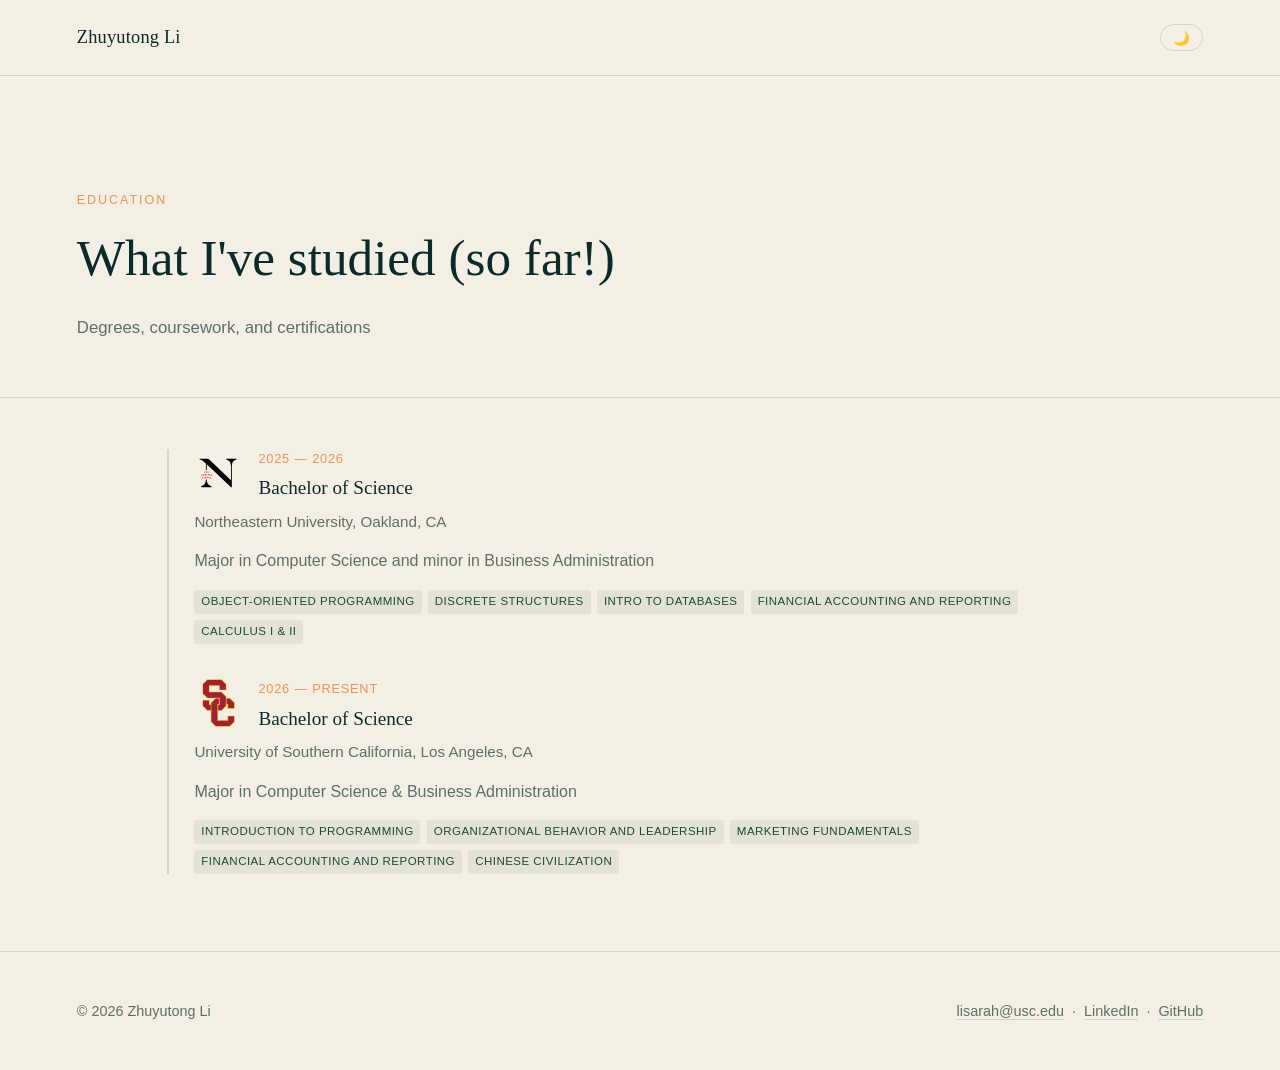
<file: education.html>
<!doctype html>
<html lang="en">
<head>
<meta charset="UTF-8" />
<meta name="viewport" content="width=device-width, initial-scale=1" />
<title>Education — Zhuyutong Li</title>
<link rel="stylesheet" href="styles.css" />
<script>
  if(localStorage.getItem('theme')==='dark') document.documentElement.setAttribute('data-theme','dark');
</script>
</head>
<body>
  
<div class="page-transition" id="pageTransition">
  <div class="logo-mark">ZL</div>
</div>

<nav class="site-nav">
  <a class="brand" href="index.html">Zhuyutong Li</a>
  <ul class="links">
  <li><button class="theme-toggle" id="themeToggle" aria-label="Toggle dark mode">🌙</button></li>
</ul>
</nav>

<header class="page-header">
  <div class="eyebrow">Education</div>
  <h1>What I've studied (so far!)</h1>
  <p>Degrees, coursework, and certifications</p>
</header>

<main>
  <div class="timeline">
    <div class="timeline-item">
      <img src="Northeastern_LVX.svg" alt="Northeastern logo" class="school-logo">
      <div class="when">2025 — 2026</div>
      <h3>Bachelor of Science</h3>
      <div class="where">Northeastern University, Oakland, CA</div>
      <p>Major in Computer Science and minor in Business Administration</p>
      <div class="tags">
        <span class="tag">Object-Oriented Programming</span>
        <span class="tag">Discrete Structures</span>
        <span class="tag">Intro to Databases</span>
        <span class="tag">Financial Accounting and Reporting</span>
        <span class="tag">Calculus I & II</span>
      </div>
    </div>
    <div class="timeline-item">
      <img src="USC_Trojans_logo.svg.webp" alt="USC logo" class="school-logo">
      <div class="when">2026 — Present</div>
      <h3>Bachelor of Science</h3>
      <div class="where">University of Southern California, Los Angeles, CA</div>
      <p>Major in Computer Science & Business Administration</p>
      <div class="tags">
        <span class="tag">Introduction to Programming</span>
        <span class="tag">Organizational Behavior and Leadership</span>
        <span class="tag">Marketing Fundamentals</span>
        <span class="tag">Financial Accounting and Reporting</span>
        <span class="tag">Chinese Civilization</span>
      </div>
    </div>
    <!--
    <div class="timeline-item">
      <div class="when">2021</div>
      <h3>Certification / Course</h3>
      <div class="where">Issuing Organization</div>
      <p>One line on what it was and what it qualified you to do.</p>
    </div>
    -->
  </div>
</main>

<footer>
  <span>&copy; 2026 Zhuyutong Li</span>
  <span><a href="mailto:you@example.com">lisarah@usc.edu</a> &nbsp;·&nbsp; <a href="www.linkedin.com/in/sarah-zhuyutong-li-a16516387" target="_blank">LinkedIn</a> &nbsp;·&nbsp; <a href="https://github.com/lzyttsll">GitHub</a></span>
</footer>

<script>
(function(){
  const overlay = document.getElementById('pageTransition');
  window.addEventListener('DOMContentLoaded', ()=>{
    setTimeout(()=> overlay.classList.add('hidden'), 150);
  });
  window.addEventListener('pageshow', (event)=>{
    if(event.persisted) overlay.classList.add('hidden');
  });
  document.querySelectorAll('a[href]').forEach(link=>{
    const href = link.getAttribute('href');
    if(!href || href.startsWith('http') || href.startsWith('mailto:') || href.startsWith('#')) return;
    link.addEventListener('click', (e)=>{
      e.preventDefault();
      overlay.classList.remove('hidden');
      setTimeout(()=>{ window.location.href = href; }, 220);
    });
  });
})();
</script>

<script>
(function(){
  const btn = document.getElementById('themeToggle');
  function updateIcon(){
    btn.textContent = document.documentElement.getAttribute('data-theme')==='dark' ? '☀️' : '🌙';
  }
  updateIcon();
  btn.addEventListener('click', ()=>{
    const isDark = document.documentElement.getAttribute('data-theme')==='dark';
    if(isDark){
      document.documentElement.removeAttribute('data-theme');
      localStorage.setItem('theme','light');
    } else {
      document.documentElement.setAttribute('data-theme','dark');
      localStorage.setItem('theme','dark');
    }
    updateIcon();
  });
})();
</script>
</body>
</html>
</file>
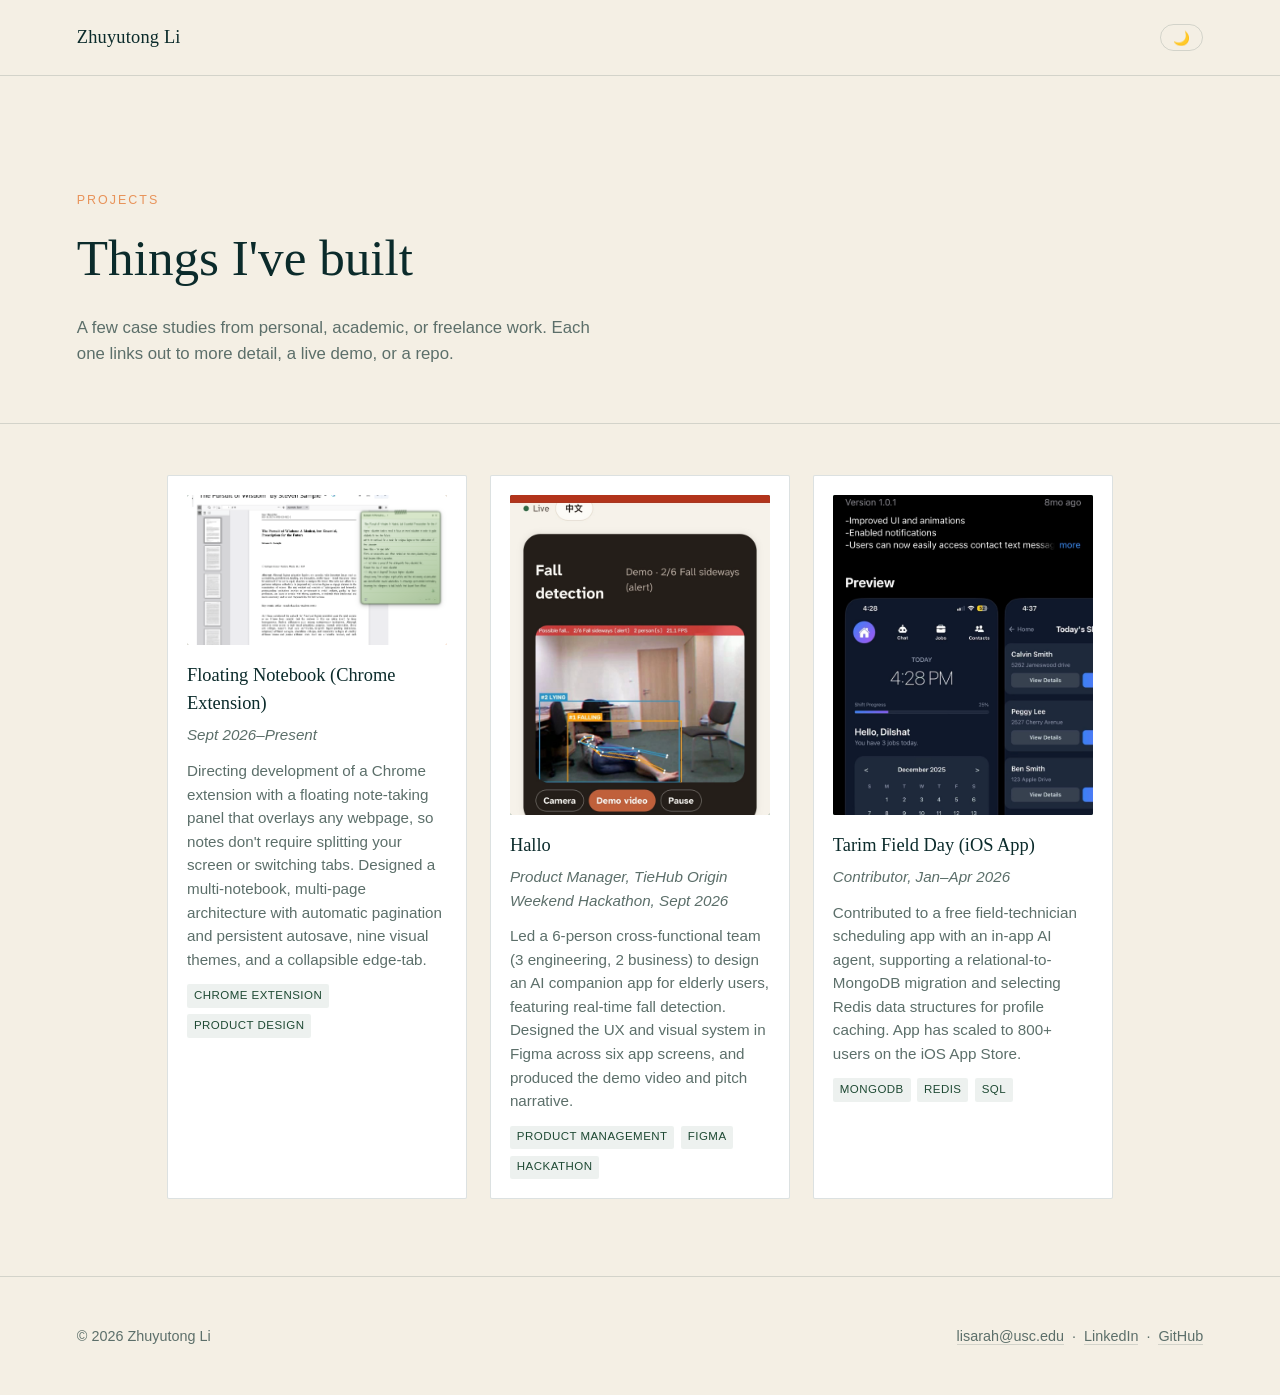
<file: projects.html>
<!doctype html>
<html lang="en">
<head>
<meta charset="UTF-8" />
<meta name="viewport" content="width=device-width, initial-scale=1" />
<title>Projects — Zhuyutong Li</title>
<link rel="stylesheet" href="styles.css" />
<script>
  if(localStorage.getItem('theme')==='dark') document.documentElement.setAttribute('data-theme','dark');
</script>
</head>
<body>

<div class="page-transition" id="pageTransition">
  <div class="logo-mark">ZL</div>
</div>

<nav class="site-nav">
  <a class="brand" href="index.html">Zhuyutong Li</a>
  <ul class="links">
  <li><button class="theme-toggle" id="themeToggle" aria-label="Toggle dark mode">🌙</button></li>
</ul>
</nav>

<header class="page-header">
  <div class="eyebrow">Projects</div>
  <h1>Things I've built</h1>
  <p>A few case studies from personal, academic, or freelance work. Each one links out to more detail, a live demo, or a repo.</p>
</header>

<main>
  <div class="grid">
  <div class="card project-card">
    <!-- Swap this div for <img src="project1-screenshot.jpg" alt="..."> once you have a real screenshot -->
    <div class="card-banner"><img src="notebook.png" alt="Floating Notebook screenshot" class="card-banner-img"></div>
    <h3>Floating Notebook (Chrome Extension)</h3>
    <p class="project-date">Sept 2026–Present</p>
    <p>Directing development of a Chrome extension with a floating note-taking panel that overlays any webpage, so notes don't require splitting your screen or switching tabs. Designed a multi-notebook, multi-page architecture with automatic pagination and persistent autosave, nine visual themes, and a collapsible edge-tab.</p>
    <div class="tags"><span class="tag">Chrome Extension</span><span class="tag">Product Design</span></div>
  </div>
  <div class="card project-card">
    <div class="card-banner banner-mobile"><img src="Hallo-demo.png" alt="Hallo app screenshot" class="card-banner-img"></div>
    <h3>Hallo</h3>
    <p class="project-date">Product Manager, TieHub Origin Weekend Hackathon, Sept 2026</p>
    <p>Led a 6-person cross-functional team (3 engineering, 2 business) to design an AI companion app for elderly users, featuring real-time fall detection. Designed the UX and visual system in Figma across six app screens, and produced the demo video and pitch narrative.</p>
    <div class="tags"><span class="tag">Product Management</span><span class="tag">Figma</span><span class="tag">Hackathon</span></div>
  </div>
  <div class="card project-card">
    <div class="card-banner banner-mobile"><img src="IMG_5148.jpg" alt="Tarim Field Day app screenshot" class="card-banner-img"></div>
    <h3>Tarim Field Day (iOS App)</h3>
    <p class="project-date">Contributor, Jan–Apr 2026</p>
    <p>Contributed to a free field-technician scheduling app with an in-app AI agent, supporting a relational-to-MongoDB migration and selecting Redis data structures for profile caching. App has scaled to 800+ users on the iOS App Store.</p>
    <div class="tags"><span class="tag">MongoDB</span><span class="tag">Redis</span><span class="tag">SQL</span></div>
  </div>
</div>
</main>
</main>

<footer>
  <span>&copy; 2026 Zhuyutong Li</span>
  <span><a href="mailto:lisarah@usc.edu">lisarah@usc.edu</a> &nbsp;·&nbsp; <a href="https://www.linkedin.com/in/sarah-zhuyutong-li-a16516387" target="_blank">LinkedIn</a> &nbsp;·&nbsp; <a href="https://github.com/lzyttsll" target="_blank">GitHub</a></span>
</footer>

<script>
(function(){
  const overlay = document.getElementById('pageTransition');
  window.addEventListener('DOMContentLoaded', ()=>{
    setTimeout(()=> overlay.classList.add('hidden'), 150);
  });
  window.addEventListener('pageshow', (event)=>{
    if(event.persisted) overlay.classList.add('hidden');
  });
  document.querySelectorAll('a[href]').forEach(link=>{
    const href = link.getAttribute('href');
    if(!href || href.startsWith('http') || href.startsWith('mailto:') || href.startsWith('#')) return;
    link.addEventListener('click', (e)=>{
      e.preventDefault();
      overlay.classList.remove('hidden');
      setTimeout(()=>{ window.location.href = href; }, 220);
    });
  });
})();
</script>

<script>
(function(){
  const btn = document.getElementById('themeToggle');
  function updateIcon(){
    btn.textContent = document.documentElement.getAttribute('data-theme')==='dark' ? '☀️' : '🌙';
  }
  updateIcon();
  btn.addEventListener('click', ()=>{
    const isDark = document.documentElement.getAttribute('data-theme')==='dark';
    if(isDark){
      document.documentElement.removeAttribute('data-theme');
      localStorage.setItem('theme','light');
    } else {
      document.documentElement.setAttribute('data-theme','dark');
      localStorage.setItem('theme','dark');
    }
    updateIcon();
  });
})();
</script>
</body>
</html>
</file>
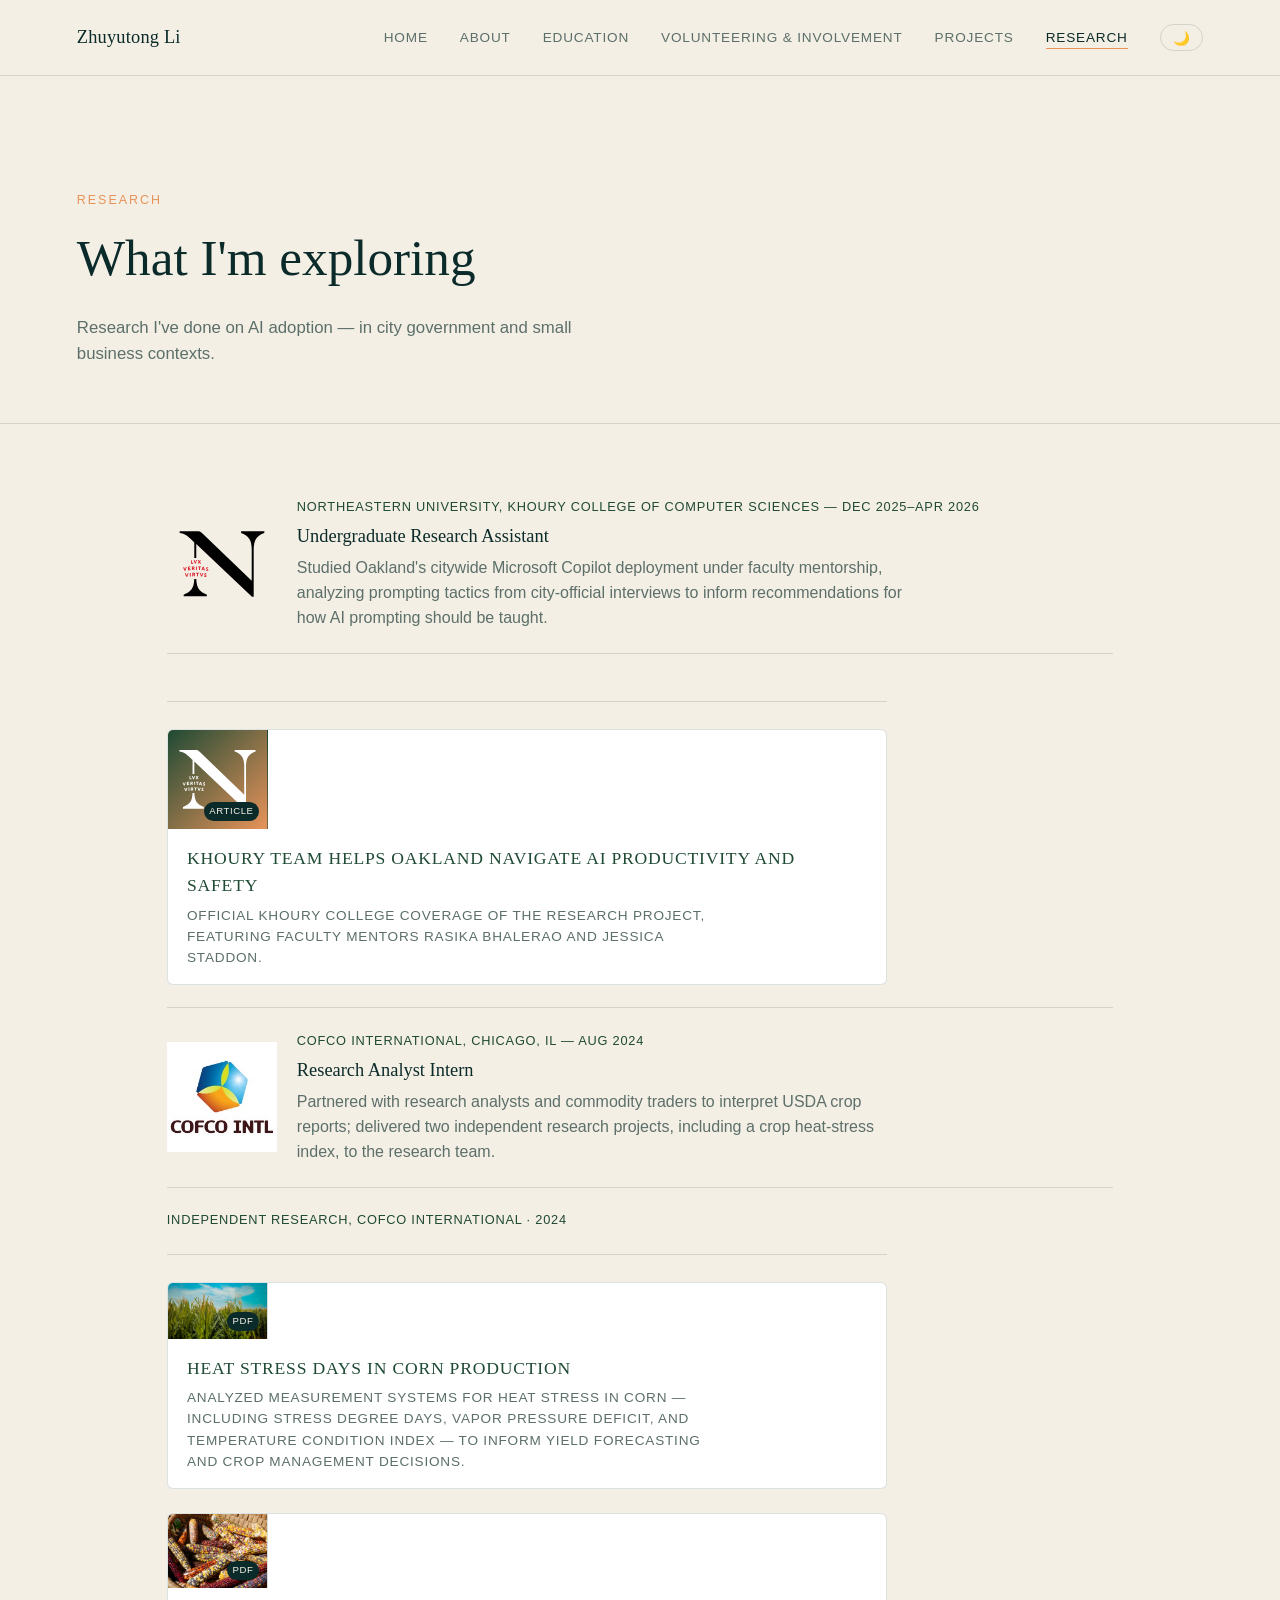
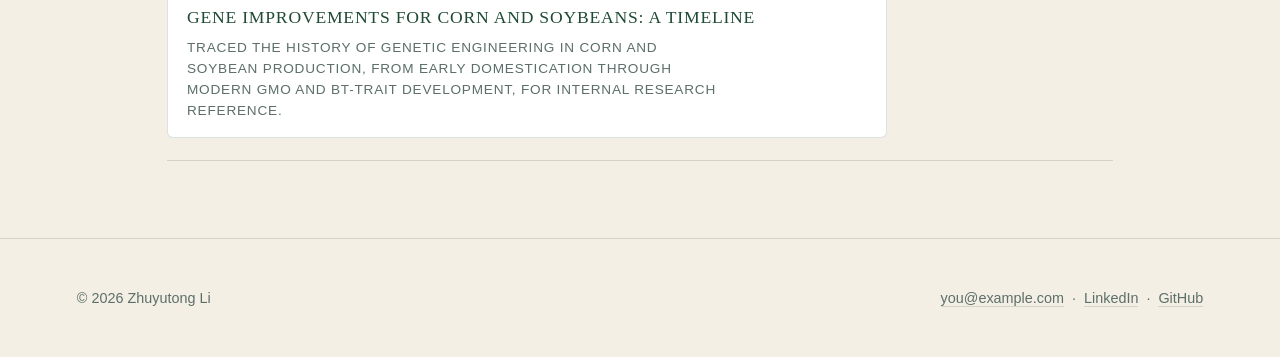
<file: research.html>
<!doctype html>
<html lang="en">
<head>
<meta charset="UTF-8" />
<meta name="viewport" content="width=device-width, initial-scale=1" />
<title>Research — Zhuyutong Li</title>
<link rel="stylesheet" href="styles.css" />
<script>
  if(localStorage.getItem('theme')==='dark') document.documentElement.setAttribute('data-theme','dark');
</script>
</head>
<body>

<div class="page-transition" id="pageTransition">
  <div class="logo-mark">ZL</div>
</div>

<nav class="site-nav">
  <a class="brand" href="index.html">Zhuyutong Li</a>
  <ul class="links">
    <li><a href="index.html">Home</a></li>
    <li><a href="about.html">About</a></li>
    <li><a href="education.html">Education</a></li>
    <li><a href="volunteering-involvement.html">Volunteering & Involvement</a></li>
    <li><a href="projects.html">Projects</a></li>
    <li><a href="research.html" class="active">Research</a></li>
    <li><button class="theme-toggle" id="themeToggle" aria-label="Toggle dark mode">🌙</button></li>
  </ul>
</nav>

<header class="page-header">
  <div class="eyebrow">Research</div>
  <h1>What I'm exploring</h1>
  <p>Research I've done on AI adoption — in city government and small business contexts.</p>
</header>

<main>
<div class="pub logo-center">
  <img src="Northeastern_LVX.svg" alt="Northeastern logo" class="school-logo logo-usg">
  <div class="entry-body">
    <div class="venue">Northeastern University, Khoury College of Computer Sciences — Dec 2025–Apr 2026</div>
    <h3>Undergraduate Research Assistant</h3>
    <p>Studied Oakland's citywide Microsoft Copilot deployment under faculty mentorship, analyzing prompting tactics from city-official interviews to inform recommendations for how AI prompting should be taught.</p>
  </div>
</div>
<div class="pub">
  <div class="paper-grid">
    <a class="paper-card" href="https://www.khoury.northeastern.edu/khoury-team-helps-oakland-government-employees-navigate-ai-productivity-and-safety/" target="_blank">
      <div class="paper-thumb paper-thumb-logo">
        <img src="Northeastern_LVX.svg" alt="Northeastern Khoury College">
        <span class="paper-badge">Article</span>
      </div>
      <div class="paper-body">
        <h3>Khoury Team Helps Oakland Navigate AI Productivity and Safety</h3>
        <p>Official Khoury College coverage of the research project, featuring faculty mentors Rasika Bhalerao and Jessica Staddon.</p>
      </div>
    </a>
  </div>
</div>
  <div class="pub logo-center">
    <img src="COFCO-logo.png" alt="COFCO International logo" class="school-logo logo-usg">
    <div class="entry-body">
      <div class="venue">COFCO International, Chicago, IL — Aug 2024</div>
      <h3>Research Analyst Intern</h3>
      <p>Partnered with research analysts and commodity traders to interpret USDA crop reports; delivered two independent research projects, including a crop heat-stress index, to the research team.</p>
    </div>
  </div>
  <div class="pub">
    <div class="venue">Independent Research, COFCO International &middot; 2024</div>
    <div class="paper-grid">
      <a class="paper-card" href="heat-stress-corn.pdf" target="_blank">
        <div class="paper-thumb">
          <img src="heat-stress-visual.jpg" alt="Heat Stress Days in Corn Production">
          <span class="paper-badge">PDF</span>
        </div>
        <div class="paper-body">
          <h3>Heat Stress Days in Corn Production</h3>
          <p>Analyzed measurement systems for heat stress in corn — including Stress Degree Days, Vapor Pressure Deficit, and Temperature Condition Index — to inform yield forecasting and crop management decisions.</p>
        </div>
      </a>
      <a class="paper-card" href="gene-improvements-timeline.pdf" target="_blank">
        <div class="paper-thumb">
          <img src="gene-timeline-visual.jpg" alt="Gene Improvements for Corn and Soybeans Timeline">
          <span class="paper-badge">PDF</span>
        </div>
        <div class="paper-body">
          <h3>Gene Improvements for Corn and Soybeans: A Timeline</h3>
          <p>Traced the history of genetic engineering in corn and soybean production, from early domestication through modern GMO and Bt-trait development, for internal research reference.</p>
        </div>
      </a>
    </div>
  </div>
</main>

<footer>
  <span>&copy; 2026 Zhuyutong Li</span>
  <span><a href="lisarah@usc.edu">you@example.com</a> &nbsp;·&nbsp; <a href="www.linkedin.com/in/sarah-li-a16516387">LinkedIn</a> &nbsp;·&nbsp; <a href="https://github.com/lzyttsll">GitHub</a></span>
</footer>

<script>
(function(){
  const overlay = document.getElementById('pageTransition');
  window.addEventListener('DOMContentLoaded', ()=>{
    setTimeout(()=> overlay.classList.add('hidden'), 150);
  });
  window.addEventListener('pageshow', (event)=>{
    if(event.persisted) overlay.classList.add('hidden');
  });
  document.querySelectorAll('a[href]').forEach(link=>{
    const href = link.getAttribute('href');
    if(!href || href.startsWith('http') || href.startsWith('mailto:') || href.startsWith('#')) return;
    link.addEventListener('click', (e)=>{
      e.preventDefault();
      overlay.classList.remove('hidden');
      setTimeout(()=>{ window.location.href = href; }, 220);
    });
  });
})();
</script>

<script>
(function(){
  const btn = document.getElementById('themeToggle');
  function updateIcon(){
    btn.textContent = document.documentElement.getAttribute('data-theme')==='dark' ? '☀️' : '🌙';
  }
  updateIcon();
  btn.addEventListener('click', ()=>{
    const isDark = document.documentElement.getAttribute('data-theme')==='dark';
    if(isDark){
      document.documentElement.removeAttribute('data-theme');
      localStorage.setItem('theme','light');
    } else {
      document.documentElement.setAttribute('data-theme','dark');
      localStorage.setItem('theme','dark');
    }
    updateIcon();
  });
})();
</script>
</body>
</html>
</file>
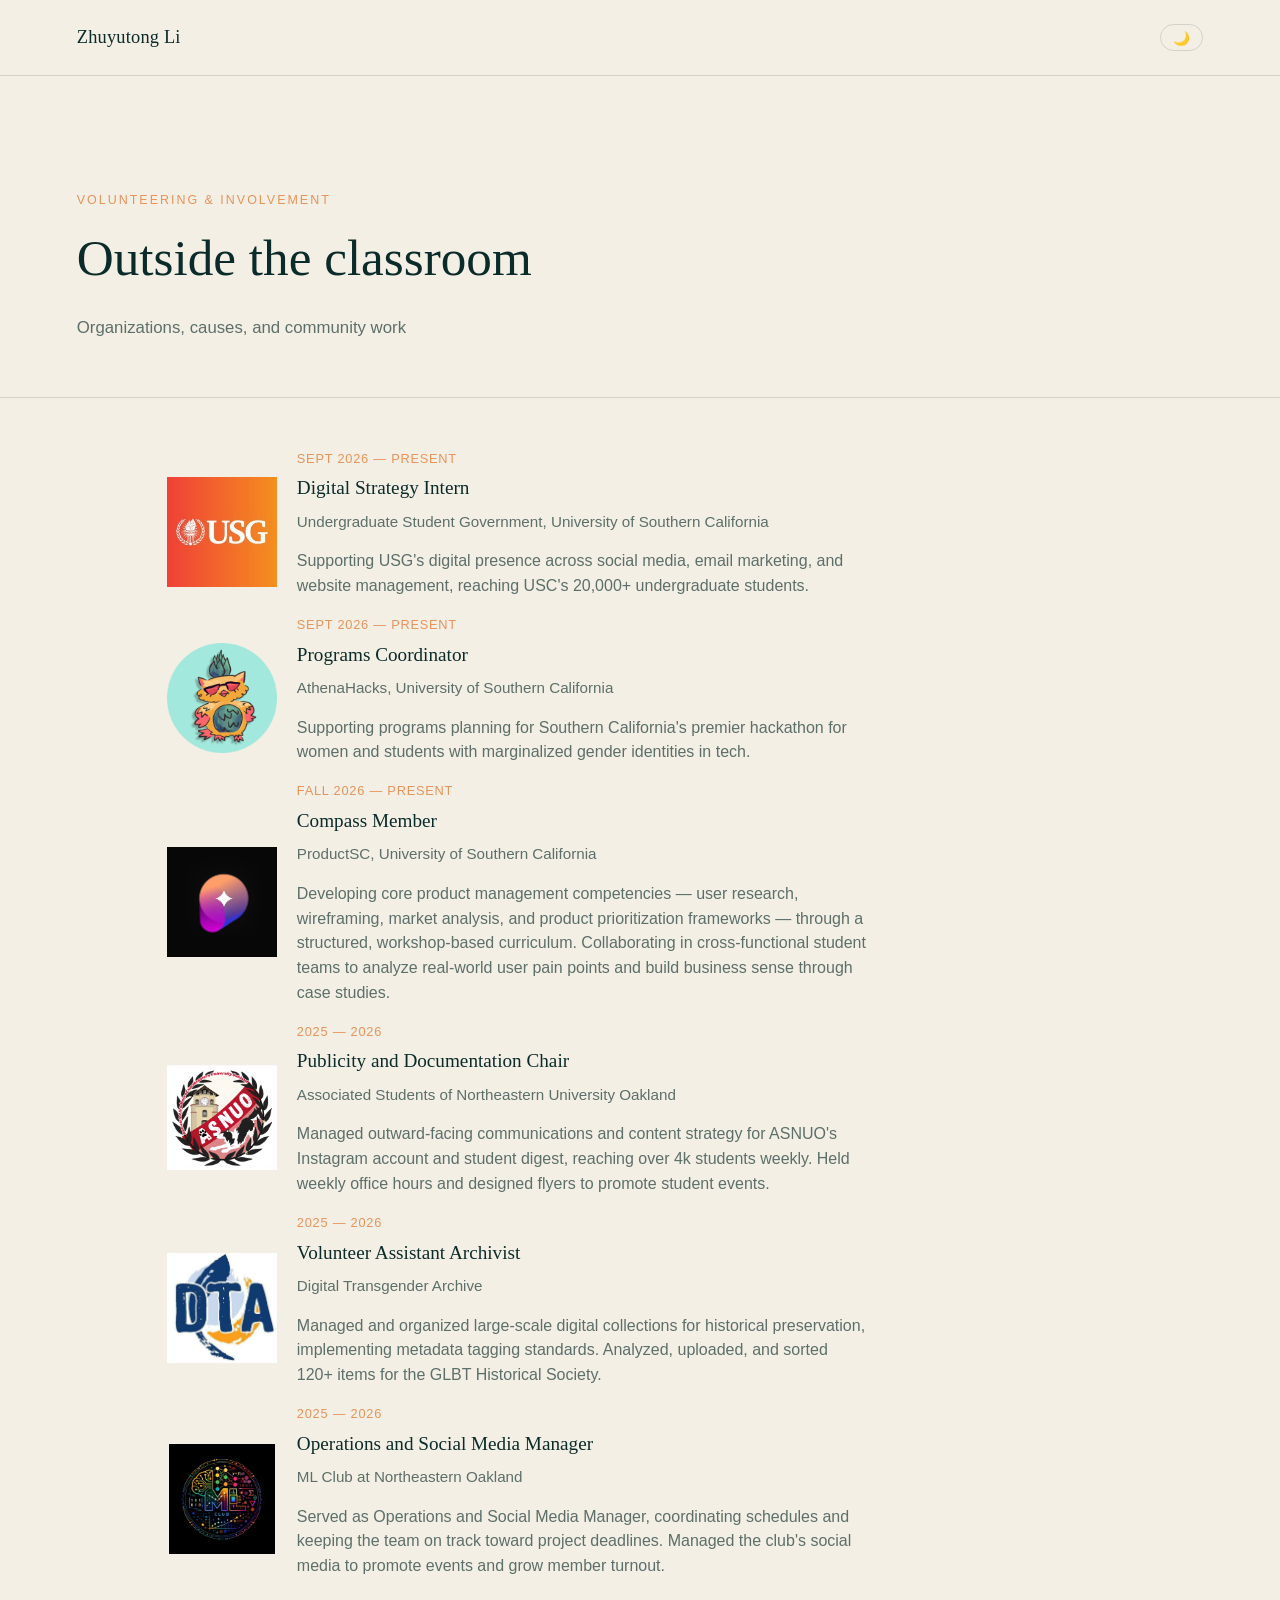
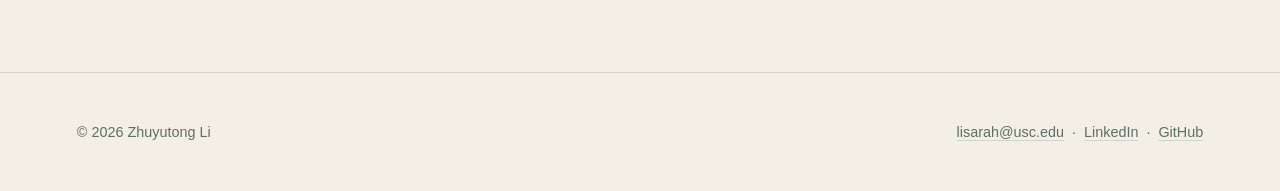
<file: volunteering-involvement.html>
<!doctype html>
<html lang="en">
<head>
<meta charset="UTF-8" />
<meta name="viewport" content="width=device-width, initial-scale=1" />
<title>Volunteering & Involvement — Zhuyutong Li</title>
<link rel="stylesheet" href="styles.css" />
<script>
  if(localStorage.getItem('theme')==='dark') document.documentElement.setAttribute('data-theme','dark');
</script>
</head>
<body>

<div class="page-transition" id="pageTransition">
  <div class="logo-mark">ZL</div>
</div>
  
<nav class="site-nav">
  <a class="brand" href="index.html">Zhuyutong Li</a>
  <ul class="links">
  <li><button class="theme-toggle" id="themeToggle" aria-label="Toggle dark mode">🌙</button></li>
</ul>
</nav>

<header class="page-header">
  <div class="eyebrow">Volunteering & Involvement</div>
  <h1>Outside the classroom</h1>
  <p>Organizations, causes, and community work</p>
</header>

<main>
  <div class="timeline-item logo-center">
  <img src="usg-logo-bright.png" alt="USC USG logo" class="school-logo logo-usg">
  <div class="entry-body">
    <div class="when">Sept 2026 — Present</div>
    <h3>Digital Strategy Intern</h3>
    <div class="where">Undergraduate Student Government, University of Southern California</div>
    <p>Supporting USG's digital presence across social media, email marketing, and website management, reaching USC's 20,000+ undergraduate students.</p>
  </div>
</div>
<div class="timeline-item logo-center">
  <img src="Athena-Hacks.png" alt="AthenaHacks logo" class="school-logo logo-usg">
  <div class="entry-body">
    <div class="when">Sept 2026 — Present</div>
    <h3>Programs Coordinator</h3>
    <div class="where">AthenaHacks, University of Southern California</div>
    <p>Supporting programs planning for Southern California's premier hackathon for women and students with marginalized gender identities in tech.</p>
  </div>
</div>
    <div class="timeline-item logo-center">
  <img src="ProductSC.png" alt="ProductSC logo" class="school-logo logo-usg">
  <div class="entry-body">
    <div class="when">Fall 2026 — Present</div>
    <h3>Compass Member</h3>
    <div class="where">ProductSC, University of Southern California</div>
    <p>Developing core product management competencies — user research, wireframing, market analysis, and product prioritization frameworks — through a structured, workshop-based curriculum. Collaborating in cross-functional student teams to analyze real-world user pain points and build business sense through case studies.</p>
  </div>
</div>
    <div class="timeline-item logo-center">
  <img src="ASNUO-logo.png" alt="ASNUO logo" class="school-logo logo-usg">
  <div class="entry-body">
    <div class="when">2025 — 2026</div>
    <h3>Publicity and Documentation Chair</h3>
    <div class="where">Associated Students of Northeastern University Oakland</div>
    <p>Managed outward-facing communications and content strategy for ASNUO's Instagram account and student digest, reaching over 4k students weekly. Held weekly office hours and designed flyers to promote student events.</p>
  </div>
</div>
    <div class="timeline-item logo-center">
  <img src="DTA-logo.png" alt="Digital Transgender Archive logo" class="school-logo logo-usg">
  <div class="entry-body">
    <div class="when">2025 — 2026</div>
    <h3>Volunteer Assistant Archivist</h3>
    <div class="where">Digital Transgender Archive</div>
    <p>Managed and organized large-scale digital collections for historical preservation, implementing metadata tagging standards. Analyzed, uploaded, and sorted 120+ items for the GLBT Historical Society.</p>
  </div>
</div>
    <div class="timeline-item logo-center">
  <img src="ML-logo.png" alt="ML Club at Northeastern Oakland logo" class="school-logo logo-usg">
  <div class="entry-body">
    <div class="when">2025 — 2026</div>
    <h3>Operations and Social Media Manager</h3>
    <div class="where">ML Club at Northeastern Oakland</div>
    <p>Served as Operations and Social Media Manager, coordinating schedules and keeping the team on track toward project deadlines. Managed the club's social media to promote events and grow member turnout.</p>
  </div>
</div>
</main>

<footer>
  <span>&copy; 2026 Zhuyutong Li</span>
  <span><a href="mailto:lisarah@usc.edu">lisarah@usc.edu</a> &nbsp;·&nbsp; <a href="https://www.linkedin.com/in/sarah-zhuyutong-li-a16516387" target="_blank">LinkedIn</a> &nbsp;·&nbsp; <a href="https://github.com/lzyttsll" target="_blank">GitHub</a></span>
</footer>

<script>
(function(){
  const overlay = document.getElementById('pageTransition');
  window.addEventListener('DOMContentLoaded', ()=>{
    setTimeout(()=> overlay.classList.add('hidden'), 150);
  });
  window.addEventListener('pageshow', (event)=>{
    if(event.persisted) overlay.classList.add('hidden');
  });
  document.querySelectorAll('a[href]').forEach(link=>{
    const href = link.getAttribute('href');
    if(!href || href.startsWith('http') || href.startsWith('mailto:') || href.startsWith('#')) return;
    link.addEventListener('click', (e)=>{
      e.preventDefault();
      overlay.classList.remove('hidden');
      setTimeout(()=>{ window.location.href = href; }, 220);
    });
  });
})();
</script>

<script>
(function(){
  const btn = document.getElementById('themeToggle');
  function updateIcon(){
    btn.textContent = document.documentElement.getAttribute('data-theme')==='dark' ? '☀️' : '🌙';
  }
  updateIcon();
  btn.addEventListener('click', ()=>{
    const isDark = document.documentElement.getAttribute('data-theme')==='dark';
    if(isDark){
      document.documentElement.removeAttribute('data-theme');
      localStorage.setItem('theme','light');
    } else {
      document.documentElement.setAttribute('data-theme','dark');
      localStorage.setItem('theme','dark');
    }
    updateIcon();
  });
})();
</script>
</body>
</html>
</file>
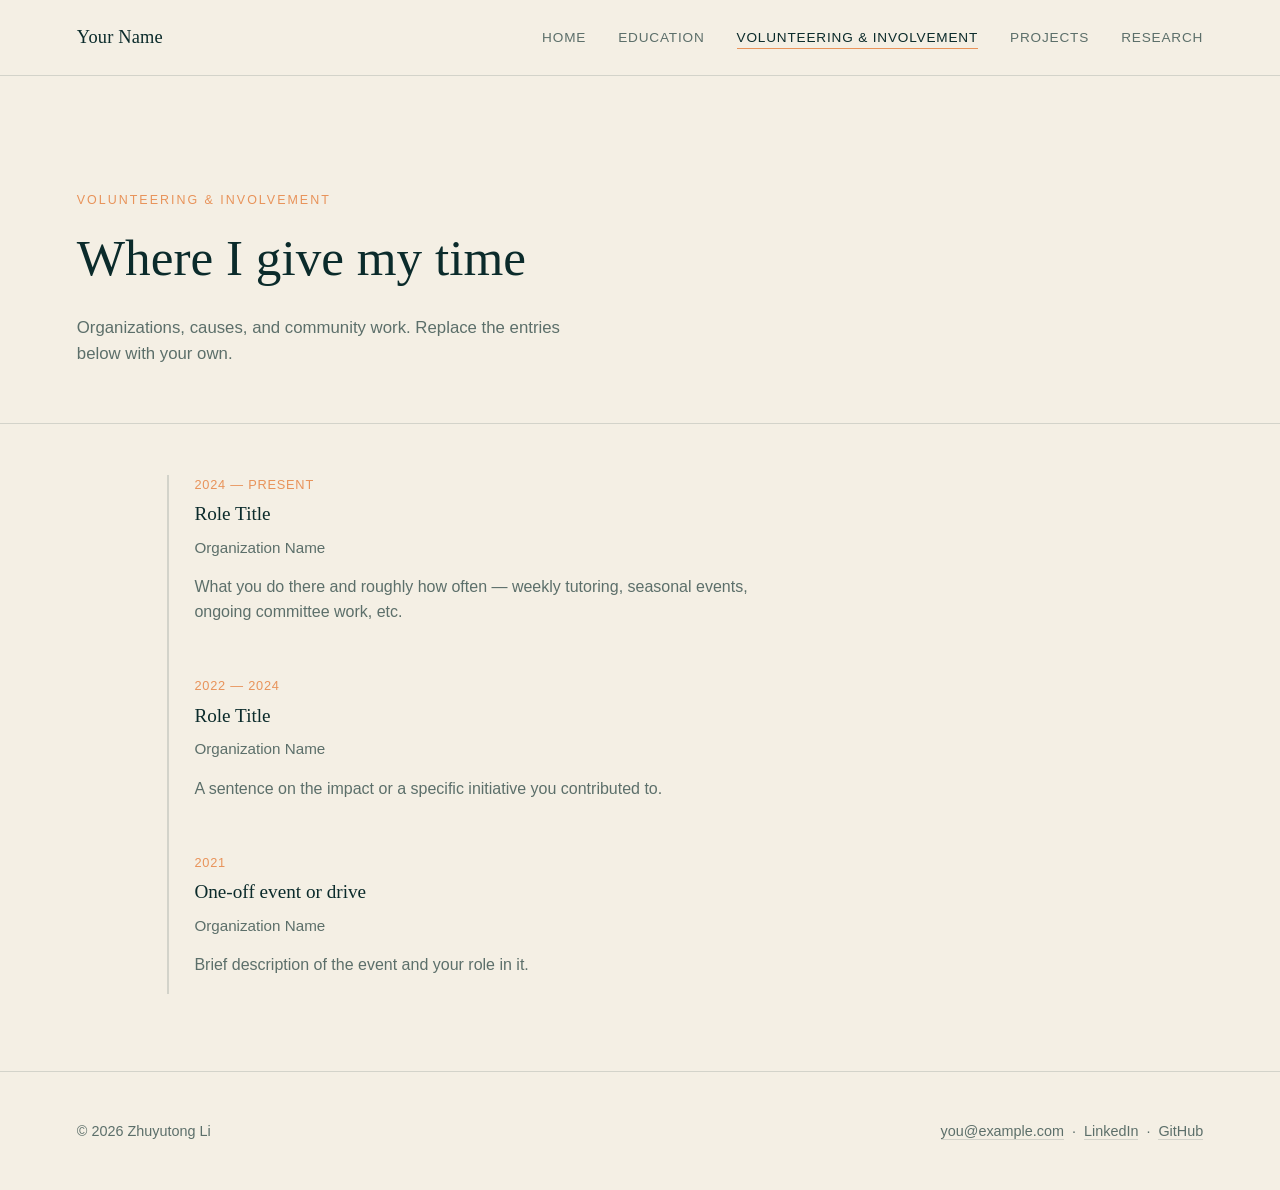
<file: volunteering.html>
<!doctype html>
<html lang="en">
<head>
<meta charset="UTF-8" />
<meta name="viewport" content="width=device-width, initial-scale=1" />
<title>Volunteering & Involvement — Your Name</title>
<link rel="stylesheet" href="styles.css" />
</head>
<body>

<nav class="site-nav">
  <a class="brand" href="index.html">Your Name</a>
  <ul class="links">
    <li><a href="index.html">Home</a></li>
    <li><a href="education.html">Education</a></li>
    <li><a href="volunteering-involvement.html" class="active">Volunteering & Involvement</a></li>
    <li><a href="projects.html">Projects</a></li>
    <li><a href="research.html">Research</a></li>
  </ul>
</nav>

<header class="page-header">
  <div class="eyebrow">Volunteering & Involvement</div>
  <h1>Where I give my time</h1>
  <p>Organizations, causes, and community work. Replace the entries below with your own.</p>
</header>

<main>
  <div class="timeline">
    <div class="timeline-item">
      <div class="when">2024 — Present</div>
      <h3>Role Title</h3>
      <div class="where">Organization Name</div>
      <p>What you do there and roughly how often — weekly tutoring, seasonal events, ongoing committee work, etc.</p>
    </div>
    <div class="timeline-item">
      <div class="when">2022 — 2024</div>
      <h3>Role Title</h3>
      <div class="where">Organization Name</div>
      <p>A sentence on the impact or a specific initiative you contributed to.</p>
    </div>
    <div class="timeline-item">
      <div class="when">2021</div>
      <h3>One-off event or drive</h3>
      <div class="where">Organization Name</div>
      <p>Brief description of the event and your role in it.</p>
    </div>
  </div>
</main>

<footer>
  <span>&copy; 2026 Zhuyutong Li</span>
  <span><a href="lisarah@usc.edu">you@example.com</a> &nbsp;·&nbsp; <a href="www.linkedin.com/in/sarah-zhuyutong-li-a16516387" target="_blank">LinkedIn</a> &nbsp;·&nbsp; <a href="https://github.com/lzyttsll">GitHub</a></span>
</footer>

</body>
</html>
</file>
<file: styles.css>
:root{
  --ink:#0b2b2b;
  --paper:#f4efe4;
  --accent:#e8935a;
  --pine:#1f4a34;
  --line:rgba(11,43,43,0.14);
  --muted:#5c6f6a;
  --hero-text:#f4efe4;
}
*{box-sizing:border-box;}
html,body{margin:0;padding:0;}
body{
  background:var(--paper);
  color:var(--ink);
  font-family:'Helvetica Neue',Arial,sans-serif;
  line-height:1.55;
}
h1,h2,h3{font-family:Georgia,'Iowan Old Style',serif;font-weight:400;margin:0 0 .35em;}
a{color:inherit;}
img{max-width:100%;display:block;}

/* ---- Nav ---- */
body{ padding-top:76px; }
body.home{ padding-top:0; }

.site-nav{
  position:fixed; top:0; left:0; right:0; z-index:20;
  height:76px; box-sizing:border-box;
  display:flex; align-items:center; justify-content:space-between;
  padding:0 6vw;
  background:var(--paper);
  border-bottom:1px solid var(--line);
  transition:background-color .25s ease, border-color .25s ease;
}
.site-nav .brand{
  font-family:Georgia,serif; font-size:1.15rem; text-decoration:none; letter-spacing:.01em;
}
.site-nav .links{display:flex; align-items:center; gap:2rem; list-style:none; margin:0; padding:0;}
.site-nav .links a{
  text-decoration:none; font-size:.85rem; letter-spacing:.06em; text-transform:uppercase;
  color:var(--muted); padding-bottom:.2rem; border-bottom:1px solid transparent;
  transition:color .2s ease, border-color .2s ease;
}
.site-nav .links a:hover,
.site-nav .links a.active{ color:var(--ink); border-color:var(--accent); }

/* Homepage nav starts transparent, overlapping the dark pond */
.site-nav.on-dark{ background:transparent; border-bottom:1px solid rgba(244,239,228,0.18); }
.site-nav.on-dark .brand{ color:var(--hero-text); }
.site-nav.on-dark .links a{ color:rgba(244,239,228,0.75); }
.site-nav.on-dark .links a:hover,
.site-nav.on-dark .links a.active{ color:var(--paper); border-color:var(--accent); }

/* ...then becomes solid once you scroll past the hero */
.site-nav.on-dark.scrolled{ background:var(--paper); border-bottom:1px solid var(--line); }
.site-nav.on-dark.scrolled .brand{ color:var(--ink); }
.site-nav.on-dark.scrolled .links a{ color:var(--muted); }
.site-nav.on-dark.scrolled .links a:hover,
.site-nav.on-dark.scrolled .links a.active{ color:var(--ink); border-color:var(--accent); }

/* ---- Page header (non-home pages) ---- */
.page-header{
  padding:9vw 6vw 3vw;
  border-bottom:1px solid var(--line);
}
.page-header .eyebrow{
  font-size:.78rem; letter-spacing:.16em; text-transform:uppercase; color:var(--accent); margin-bottom:.6em;
}
.page-header h1{ font-size:clamp(2rem,4.5vw,3.2rem); }
.page-header p{ max-width:56ch; color:var(--muted); font-size:1.05rem; }

/* ---- Content sections ---- */
main{ padding:4vw 6vw 6vw; max-width:1100px; margin:0 auto; }
.section-title{ font-size:1.1rem; text-transform:uppercase; letter-spacing:.1em; color:var(--muted); margin:2.4rem 0 1.2rem; }

/* Cards grid (projects, explore) */
.grid{ display:grid; grid-template-columns:repeat(auto-fill,minmax(260px,1fr)); gap:1.4rem; }
.card{
  border:1px solid var(--line); border-radius:2px; padding:1.6rem;
  background:#fff; transition:transform .18s ease, box-shadow .18s ease;
}
.card:hover{ transform:translateY(-3px); box-shadow:0 10px 24px rgba(11,43,43,0.08); }
.card h3{ font-size:1.15rem; margin-bottom:.4em; }
.card p{ color:var(--muted); font-size:.95rem; margin:0 0 .8em; }
.card a.card-link{
  font-size:.82rem; text-transform:uppercase; letter-spacing:.06em; color:var(--pine);
  text-decoration:none; border-bottom:1px solid var(--pine);
}
.tags{ display:flex; flex-wrap:wrap; gap:.4rem; margin-top:.8rem; }
.tag{
  font-size:.72rem; letter-spacing:.04em; text-transform:uppercase; color:var(--pine);
  background:rgba(31,74,52,0.08); padding:.25em .6em; border-radius:2px;
}

/* Timeline (education / volunteering) */
.timeline{ border-left:2px solid var(--line); padding-left:1.6rem; display:flex; flex-direction:column; gap:2.2rem; }
.timeline-item .when{ font-size:.8rem; letter-spacing:.06em; text-transform:uppercase; color:var(--accent); }
.timeline-item h3{ margin-top:.25em; font-size:1.2rem; }
.timeline-item .where{ color:var(--muted); font-size:.95rem; margin-bottom:.4em; }
.timeline-item p{ color:var(--muted); max-width:64ch; }

.school-logo{
  width:48px; height:48px; object-fit:contain;
  float:left; margin-right:1rem;
}
.school-logo.logo-usg{
  width:110px; height:110px;
}
.school-logo.logo-top{
  display:block;
  float:none;
  margin:0 0 .75rem 0;
}

.timeline-item.logo-center{
  display:flex;
  align-items:center;
  gap:1.25rem;
}
.timeline-item.logo-center .entry-body{
  flex:1;
}
.timeline-item.logo-center .school-logo{
  float:none;
  margin:0;
  flex-shrink:0;
}
/* Research list */
.pub-list{ display:flex; flex-direction:column; }
.pub{ padding:1.4rem 0; border-bottom:1px solid var(--line); }
.pub .venue{ font-size:.8rem; letter-spacing:.06em; text-transform:uppercase; color:var(--pine); }
.pub h3{ font-size:1.15rem; margin:.3em 0; }
.pub p{ color:var(--muted); margin:0; max-width:70ch; }

.pub.logo-center{
  display:flex;
  align-items:center;
  gap:1.25rem;
}
.pub.logo-center .entry-body{
  flex:1;
}
.pub.logo-center .school-logo{
  float:none;
  margin:0;
  flex-shrink:0;
}
.pub a{
  color:var(--pine); font-size:.82rem; text-transform:uppercase; letter-spacing:.06em;
  text-decoration:none; display:inline-block; margin-top:.5rem;
}

/* ---- Footer ---- */
footer{
  padding:3rem 6vw; border-top:1px solid var(--line); color:var(--muted); font-size:.9rem;
  display:flex; justify-content:space-between; flex-wrap:wrap; gap:1rem;
}
footer a{ text-decoration:none; border-bottom:1px solid var(--line); }

@media (max-width:640px){
  .site-nav{ padding:1rem 5vw; }
  .site-nav .links{ gap:1.1rem; }
  .page-header{ padding:22vw 5vw 3vw; }
}

/* ---- About page ---- */
.about-grid{
  display:grid; grid-template-columns:200px 1fr; gap:3rem; align-items:start;
  margin-top:1rem;
}
.avatar-placeholder{
  width:200px; height:200px; border-radius:50%;
  background:linear-gradient(135deg, var(--pine), var(--accent));
  display:flex; align-items:center; justify-content:center;
  color:#fff; font-family:Georgia,serif; font-size:3rem; letter-spacing:.02em;
  flex-shrink:0;
}
.about-grid img.avatar-photo{
  width:200px; height:200px; border-radius:50%; object-fit:cover;
}
.avatar-photo{
  width:200px; height:200px; border-radius:50%;
  object-fit:cover;
}
.about-bio p{ color:var(--muted); max-width:62ch; margin-bottom:1.2rem; }
.about-bio h2{ font-size:1.05rem; text-transform:uppercase; letter-spacing:.08em; color:var(--muted); margin:2rem 0 .8rem; }
.contact-band{
  margin-top:3rem; padding:2.4rem; background:var(--ink); color:var(--paper); border-radius:2px;
}
.contact-band h2{ color:var(--paper); font-size:1.6rem; margin-bottom:.5rem; }
.contact-band p{ color:rgba(244,239,228,0.75); max-width:56ch; margin-bottom:1.2rem; }
.contact-band .links-row{ display:flex; flex-wrap:wrap; gap:1.6rem; }
.contact-band a{
  color:var(--paper); text-decoration:none; font-size:.9rem; letter-spacing:.03em;
  border-bottom:1px solid rgba(244,239,228,0.4);
}
.contact-band a:hover{ border-color:var(--accent); }

@media (max-width:640px){
  .about-grid{ grid-template-columns:1fr; }
}

/* ---- Project case-study cards ---- */
.card-banner{
  height:150px; border-radius:2px; margin-bottom:1rem;
  background:linear-gradient(135deg, var(--pine), var(--accent));
  display:flex; align-items:center; justify-content:center;
  color:rgba(255,255,255,0.85); font-size:.75rem; letter-spacing:.08em; text-transform:uppercase;
}
.card-banner-img{
  width:100%; height:100%; object-fit:cover; border-radius:2px;
}
.project-date{
  font-size:.85rem; color:var(--muted); margin:0 0 .5rem; font-style:italic;
}
.card-banner img{ width:100%; height:100%; object-fit:cover; border-radius:2px; }
.card.project-card{ padding:1.2rem; }
.card.project-card h3{ margin-bottom:.3em; }
.card-banner.banner-mobile{
  height:320px;
  background:var(--pine);
}
.card-banner.banner-mobile .card-banner-img{
  object-fit:cover;
}
/* ---- Homepage about teaser ---- */
.home-about{
  display:flex; align-items:center; gap:2rem; padding:3rem 3vw; max-width:100%; margin:0;
  border-bottom:1px solid var(--line);
}
.home-about .avatar-placeholder-sm{
  width:96px; height:96px; border-radius:50%; flex-shrink:0;
  background:linear-gradient(135deg, var(--pine), var(--accent));
  display:flex; align-items:center; justify-content:center;
  color:#fff; font-family:Georgia,serif; font-size:1.6rem;
}
.home-about .avatar-flip{
  width:340px; height:340px; flex-shrink:0; perspective:1200px; cursor:grab; user-select:none;
}
.avatar-flip-inner{
  position:relative; width:100%; height:100%;
  transition:transform 0.6s cubic-bezier(0.16,1,0.3,1);
  transform-style:preserve-3d;
}
@keyframes flipHintWiggle{
  0%, 100% { transform: rotateY(0deg); }
  30% { transform: rotateY(18deg); }
  60% { transform: rotateY(-14deg); }
  80% { transform: rotateY(6deg); }
}
.avatar-flip-inner.hint-wiggle{
  animation: flipHintWiggle 1.4s ease-in-out;
}
.avatar-flip.flipped .avatar-flip-inner{ transform:rotateY(180deg); }
.avatar-flip-face{
  position:absolute; inset:0; border-radius:50%; backface-visibility:hidden;
  display:flex; align-items:center; justify-content:center;
}
.avatar-flip-front{ width:100%; height:100%; object-fit:cover; -webkit-user-drag:none; user-drag:none; }
.avatar-flip-back-img{
  transform:rotateY(180deg);
  width:100%; height:100%; object-fit:cover;
  background:var(--paper);
  -webkit-user-drag:none; user-drag:none;
}
.home-about p{ color:var(--muted); max-width:60ch; margin:0 0 .6rem; }
.home-about a.card-link{
  font-size:.82rem; text-transform:uppercase; letter-spacing:.06em; color:var(--pine);
  text-decoration:none; border-bottom:1px solid var(--pine);
}
@media (max-width:640px){
  .home-about{ flex-direction:column; align-items:flex-start; text-align:left; }
}
/* ---- Homepage intro flourish (scoped pink, separate from main accent) ---- */
:root{ --blossom: #d98fa6; }

.flourish{ margin-bottom:.6rem; display:inline-block; }
.flourish svg{ width:28px; height:28px; display:block; }

.home-eyebrow{
  font-size:1.3rem; letter-spacing:.08em; text-transform:uppercase;
  color:var(--blossom); margin-bottom:.8rem; display:block;
}

.home-about-text p{
  color:var(--ink); font-size:1.25rem; line-height:1.5; margin:0 0 1.2rem;
  font-family:Georgia,'Iowan Old Style',serif;
}

.highlight{
  background:rgba(217,143,166,0.25);
  padding:.05em .2em;
  border-radius:2px;
}
/* ---- Affiliation logo marquee ---- */
.marquee-wrap{
  border-top:1px solid var(--line); border-bottom:1px solid var(--line);
  overflow:hidden;
  padding:1.6rem 0;
}
.marquee-track{
  display:flex; width:max-content;
  animation: marqueeScroll 28s linear infinite;
}
.marquee-wrap:hover .marquee-track{ animation-play-state: paused; }
@keyframes marqueeScroll{
  from{ transform: translateX(0); }
  to{ transform: translateX(-50%); }
}
.marquee-item{
  display:flex; align-items:center; gap:.8rem;
  padding:0 3rem; flex-shrink:0;
}
.marquee-item img{ height:30px; width:auto; max-width:60px; object-fit:contain; }
.marquee-item .label strong{ display:block; font-size:.92rem; color:var(--ink); font-weight:600; }
.marquee-item .label span{ display:block; font-size:.8rem; color:var(--muted); }

/* ---- Spaced bio section with cascading intro ---- */
.bio-section{
  display:grid; grid-template-columns:1fr 1.6fr; gap:5rem;
  padding:7vw 6vw;
  max-width:1200px; margin:0 auto;
}
.bio-heading h2{ font-size:2.6rem; margin-bottom:1rem; }
.bio-heading .divider-flower svg{ width:26px; height:26px; display:block; }

.cascade{ margin-bottom:2.5rem; }
.cascade p{ font-family:Georgia,'Iowan Old Style',serif; margin:0 0 .3em; line-height:1.3; }
.cascade p:nth-child(1){ font-size:1.9rem; margin-left:0; color:var(--ink); }
.cascade p:nth-child(2){ font-size:1.5rem; margin-left:2.5rem; color:var(--blossom); }
.cascade p:nth-child(3){ font-size:1.9rem; margin-left:5rem; color:var(--ink); }

.bio-body p{ font-size:1.1rem; color:var(--ink); margin:0 0 1.4rem; max-width:62ch; }
.bio-body .highlight{
  background:rgba(217,143,166,0.25); padding:.05em .2em; border-radius:2px;
}

@media (max-width:780px){
  .bio-section{ grid-template-columns:1fr; gap:2rem; }
  .cascade p:nth-child(2){ margin-left:1.2rem; }
  .cascade p:nth-child(3){ margin-left:2.2rem; }
}
/* ---- Skills groups ---- */
.skills-group{ margin-bottom:1.6rem; }
.skills-group h3{
  font-size:.95rem; text-transform:uppercase; letter-spacing:.06em; color:var(--muted);
  margin-bottom:.6rem; font-family:'Helvetica Neue',Arial,sans-serif; font-weight:600;
}
/* ---- Page transition overlay ---- */
.page-transition{
  position:fixed; inset:0; z-index:9999;
  background:var(--blossom); color:var(--paper);
  display:flex; align-items:center; justify-content:center;
  transition:opacity .45s ease;
}
.page-transition.hidden{ opacity:0; pointer-events:none; }
.logo-mark{
  font-family:Georgia,'Iowan Old Style',serif;
  font-size:2.4rem;
  letter-spacing:.05em;
  color:var(--paper);
}
/* ---- Dark mode ---- */
body{ transition: background-color .3s ease, color .3s ease; }
.site-nav{ transition: background-color .3s ease; }
.card{ transition: background-color .3s ease; }

[data-theme="dark"]{
  --ink:#f2ede4;
  --paper:#121a18;
  --pine:#7fd9ab;
  --line:rgba(244,239,228,0.14);
  --muted:#9fb3ac;
}
[data-theme="dark"] .site-nav{ background:rgba(18,26,24,0.94); }
[data-theme="dark"] .site-nav.on-dark:not(.scrolled){ background:transparent; }
[data-theme="dark"] .card{ background:#1b2624; }

.theme-toggle{
  background:none; border:1px solid var(--line); border-radius:20px;
  padding:.35em .9em; font-size:.85rem; cursor:pointer;
  color:var(--muted); font-family:inherit;
  transition:color .2s ease, border-color .2s ease;
}
.theme-toggle:hover{ color:var(--ink); border-color:var(--accent); }
.site-nav.on-dark .theme-toggle{
  border-color:rgba(244,239,228,0.4); color:rgba(244,239,228,0.75);
}

/* ---- Motion system (one consistent curve + timing scale, used everywhere) ---- */
:root{
  --ease: cubic-bezier(0.16, 1, 0.3, 1);
  --dur-fast: 150ms;
  --dur-base: 200ms;
}

.site-nav .links a{
  transition: color var(--dur-fast) var(--ease), border-color var(--dur-fast) var(--ease);
}
.card{
  transition: transform var(--dur-base) var(--ease), box-shadow var(--dur-base) var(--ease);
}
.page-transition{
  transition: opacity var(--dur-base) var(--ease);
}
.theme-toggle{
  transition: color var(--dur-fast) var(--ease), border-color var(--dur-fast) var(--ease), transform var(--dur-fast) var(--ease);
}
.theme-toggle:hover{ transform: scale(1.06); }
.theme-toggle:active{ transform: scale(0.94); }

/* Respect people who've told their OS they don't want motion */
@media (prefers-reduced-motion: reduce){
  *, *::before, *::after{
    animation-duration: 0.001ms !important;
    animation-iteration-count: 1 !important;
    transition-duration: 0.001ms !important;
  }
}
/* ---- Research paper cards (horizontal) ---- */
.paper-grid{
  display:flex; flex-direction:column; gap:1rem;
  max-width:720px; margin-top:1.5rem; padding-top:1.2rem;
  border-top:1px solid var(--line);
}
.paper-card{
  display:flex; align-items:stretch;
  text-decoration:none; color:var(--ink);
  border:1px solid var(--line); border-radius:6px; overflow:hidden;
  background:#fff;
  transition: transform .22s cubic-bezier(0.16,1,0.3,1), box-shadow .22s ease;
}
.paper-card:hover{
  transform: translateX(4px);
  box-shadow: 0 10px 24px rgba(11,43,43,0.14);
}
.paper-thumb{
  width:100px; flex-shrink:0; overflow:hidden; position:relative;
  border-right:1px solid var(--line);
  background:#fafaf8;
}
.paper-card .paper-thumb img{
  width:100% !important; height:100% !important; object-fit:cover !important; object-position:top !important; display:block !important;
}
.paper-thumb.paper-thumb-logo{
  background:linear-gradient(135deg, var(--pine), var(--accent));
  display:flex; align-items:center; justify-content:center;
}
.paper-thumb.paper-thumb-logo img{
  width:50%; height:auto; object-fit:contain;
  filter:brightness(0) invert(1);
}
.paper-badge{
  position:absolute; bottom:.5rem; right:.5rem; z-index:2;
  background:var(--ink); color:var(--paper);
  font-size:.6rem; letter-spacing:.06em; text-transform:uppercase;
  padding:.2em .55em; border-radius:20px;
}
.paper-body{ padding:1rem 1.2rem; flex:1; display:flex; flex-direction:column; justify-content:center; }
.paper-body h3{ font-size:1.1rem; margin:0 0 .3em; }
.paper-body p{ color:var(--muted); font-size:.85rem; margin:0; }
/* ================= New homepage information sections ================= */
:root{ --blossom: #d98fa6; }

.section-title{ font-size:1.1rem; text-transform:uppercase; letter-spacing:.1em; color:var(--muted); margin:0 0 2rem; }
.note{ font-size:.75rem; color:var(--muted); opacity:.7; font-style:italic; margin-top:-1.4rem; margin-bottom:2rem; }

/* ---- marquee ---- */
.marquee-wrap{ border-top:1px solid var(--line); border-bottom:1px solid var(--line); overflow:hidden; padding:1.4rem 0; }
.marquee-track{ display:flex; width:max-content; animation: marqueeScroll 24s linear infinite; }
.marquee-wrap:hover .marquee-track{ animation-play-state: paused; }
@keyframes marqueeScroll{ from{ transform: translateX(0); } to{ transform: translateX(-50%); } }
.marquee-item{ display:flex; align-items:center; gap:.6rem; padding:0 2.4rem; flex-shrink:0; }
.marquee-item img{ height:30px; width:auto; max-width:60px; object-fit:contain; }
.marquee-item .label strong{ display:block; font-size:.85rem; color:var(--ink); }
.marquee-item .label span{ display:block; font-size:.75rem; color:var(--muted); }

/* ---- bio ---- */
.bio-section{ display:grid; grid-template-columns:1fr 1.6fr; gap:4rem; padding:6vw 6vw; max-width:1100px; margin:0 auto; }
.bio-heading h2{ font-size:2.2rem; margin-bottom:1rem; }
.divider-flower svg{ width:24px; height:24px; margin-bottom:1.6rem; }
.bio-photo{ width:100%; max-width:220px; aspect-ratio:3/4; border-radius:4px; object-fit:cover; }
.cascade p{ font-family:Georgia,'Iowan Old Style',serif; margin:0 0 .3em; line-height:1.3; }
.cascade p:nth-child(1){ font-size:1.6rem; margin-left:0; }
.cascade p:nth-child(2){ font-size:1.3rem; margin-left:2rem; color:var(--blossom); }
.cascade p:nth-child(3){ font-size:1.6rem; margin-left:4rem; }
.bio-body p{ font-size:1rem; color:var(--ink); margin:1.6rem 0 1rem; max-width:58ch; }
.highlight{ background:rgba(217,143,166,0.25); padding:.05em .2em; border-radius:2px; }

/* ---- what I offer ---- */
.offer-grid{ display:grid; grid-template-columns:repeat(3,1fr); gap:1.6rem; }
.offer-card{
  border:1px solid var(--line); border-radius:4px; overflow:hidden;
  transition: transform .25s cubic-bezier(0.16,1,0.3,1), box-shadow .25s ease;
  cursor:pointer;
}
.offer-card:hover, .offer-card:focus-within{ transform: scale(1.05); box-shadow: 0 14px 30px rgba(11,43,43,0.14); }
.offer-card .offer-visual{
  height:120px; background:linear-gradient(135deg, var(--pine), var(--accent));
  display:flex; align-items:center; justify-content:center; color:rgba(255,255,255,0.85); font-size:.8rem;
}
.offer-card .offer-text{ padding:1.2rem; }
.offer-card h3{ font-size:1.05rem; margin-bottom:.4em; }
.offer-card p{ color:var(--muted); font-size:.9rem; margin:0; }

/* ---- working experience dot timeline ---- */
.timeline.timeline-dots{ border-left:2px solid var(--line); padding-left:1.8rem; display:flex; flex-direction:column; gap:1.8rem; }
.timeline.timeline-dots .timeline-item{ position:relative; }
.timeline.timeline-dots .timeline-item::before{
  content:''; position:absolute; left:-2.5rem; top:.35em; width:10px; height:10px; border-radius:50%;
  background:var(--paper); border:2px solid var(--muted);
}
.timeline.timeline-dots .timeline-item.is-now::before{ background:var(--ink); border-color:var(--ink); }
.now-badge{ display:inline-block; background:var(--ink); color:var(--paper); font-size:.65rem; letter-spacing:.06em; text-transform:uppercase; padding:.2em .6em; border-radius:20px; margin-left:.5em; vertical-align:middle; }

/* ---- projects in layers ---- */
.layers-wrap{ display:grid; grid-template-columns:1fr 1fr; gap:3rem; align-items:start; }
.project-list{ list-style:none; margin:0; padding:0; }
.project-list li{ border-bottom:1px solid var(--line); }
.project-row{ display:flex; align-items:baseline; gap:1rem; padding:1rem 0; cursor:pointer; user-select:none; }
.project-row .num{ font-size:.85rem; color:var(--muted); width:1.6em; }
.project-row h3{ font-size:1.1rem; margin:0; transition:color .2s ease; }
.project-list li.active .project-row h3{ color:var(--blossom); }
.project-panel{ display:grid; grid-template-rows:0fr; transition:grid-template-rows .35s cubic-bezier(0.16,1,0.3,1); }
.project-list li.active .project-panel{ grid-template-rows:1fr; }
.project-panel-inner{ overflow:hidden; }
.project-panel-content{ padding:0 0 1.2rem 2.6rem; color:var(--muted); font-size:.92rem; }
.project-panel-content a{ color:var(--pine); font-size:.82rem; text-transform:uppercase; letter-spacing:.06em; display:inline-block; margin-top:.5rem; }

.card-stack{ position:relative; width:320px; aspect-ratio:63/88; margin:0 auto; }
.stack-card{ position:absolute; inset:0; border-radius:10px; box-shadow: 0 6px 16px rgba(11,43,43,0.18); transition: transform .4s cubic-bezier(0.16,1,0.3,1), opacity .4s ease, box-shadow .4s ease; }
#frontCard, #backCard1, #backCard2{
  border:7px solid var(--paper);
  border-radius:14px;
  outline:2px solid rgba(0,0,0,0.15);
  display:flex; flex-direction:column; overflow:hidden;
}
#frontCard::after{
  content:''; position:absolute; inset:0; pointer-events:none;
  background:linear-gradient(115deg, transparent 35%, rgba(255,255,255,0.18) 48%, transparent 58%);
  will-change: transform;
}
.tc-top{ display:flex; align-items:flex-start; justify-content:space-between; gap:.5rem; padding:.55rem .7rem .3rem; position:relative; z-index:2; }
.tc-top-left{ display:flex; flex-direction:column; gap:.25rem; min-width:0; }
.tc-badge{ align-self:flex-start; background:rgba(255,255,255,0.9); color:var(--ink); font-size:.56rem; font-weight:700; letter-spacing:.03em; text-transform:uppercase; padding:.15em .55em; border-radius:20px; white-space:nowrap; }
.tc-name{ font-family:Georgia,serif; font-weight:700; color:#fff; font-size:.95rem; line-height:1.2; }
.tc-stat{ color:rgba(255,255,255,0.9); font-size:.68rem; font-weight:600; letter-spacing:.02em; white-space:nowrap; flex-shrink:0; margin-top:.3rem; }
.tc-art{
  height:170px; flex-shrink:0; display:flex; align-items:center; justify-content:center;
  background:rgba(255,255,255,0.15); margin:0 .7rem;
  border:2px solid rgba(255,255,255,0.5); border-radius:4px;
  box-shadow: inset 0 0 0 1px rgba(0,0,0,0.08);
  position:relative; z-index:2;
  overflow:hidden !important;
}
.tc-art img{
  width:100% !important; height:100% !important; max-height:170px !important;
  object-fit:cover !important; display:block;
}
.tc-infobar{ margin:.4rem .8rem 0; padding:.2rem 0; border-top:1px solid rgba(255,255,255,0.3); border-bottom:1px solid rgba(255,255,255,0.3); font-size:.6rem; color:rgba(255,255,255,0.85); text-align:center; letter-spacing:.02em; }
.tc-body{ flex:1; background:rgba(255,255,255,0.95); color:var(--ink); margin-top:.6rem; padding:.7rem .8rem; display:flex; flex-direction:column; gap:.55rem; border-radius:8px 8px 0 0; }
.tc-ability{ display:flex; gap:.5rem; align-items:flex-start; }
.tc-ability-icon{ width:18px; height:18px; border-radius:50%; background:var(--ink); flex-shrink:0; margin-top:.15em; }
.tc-ability-text strong{ display:block; font-size:.82rem; }
.tc-ability-text span{ font-size:.72rem; color:var(--muted); line-height:1.25; display:block; }
.tc-flavor{ font-size:.68rem; color:var(--muted); font-style:italic; margin-top:auto; padding-top:.4rem; border-top:1px solid var(--line); }
.tc-number{ font-size:.65rem; color:var(--muted); text-align:right; margin-top:.3rem; }
.card-back-2{ background:#c9c3b5; transform:translate(10px,10px) rotate(3deg); opacity:.6; }
.card-back-1{ background:#a8a398; transform:translate(5px,5px) rotate(1.5deg); opacity:.85; }
.card-stack:hover .stack-card{ box-shadow: 0 22px 36px rgba(11,43,43,0.24); }
.card-stack:hover .card-back-2{ transform:translate(60px,35px) rotate(16deg); opacity:1; }
.card-stack:hover .card-back-1{ transform:translate(-50px,30px) rotate(-12deg); opacity:1; }
.card-stack:hover #frontCard{ transform:translate(0,-20px) rotate(2deg); }

.card-back-1, .card-back-2{ overflow:hidden; }
.card-back-1, .card-back-2{ overflow:hidden; }
.card-back-1, .card-back-2{
  overflow:hidden; display:flex; flex-direction:column;
}
/* ---- code snippet visual (Technical Execution) ---- */
.code-visual{
  height:100%; background:#0d1f1a; padding:.9rem 1rem;
  font-family:'SF Mono','Courier New',monospace; font-size:.68rem; line-height:1.5;
  overflow:hidden; position:relative;
}
.code-visual .kw{ color:#e8935a; }
.code-visual .fn{ color:#8fd9c4; }
.code-visual .num{ color:#f4efe4; }
.code-visual .com{ color:#5c6f6a; }
.code-visual::after{
  content:''; position:absolute; inset:0;
  background:linear-gradient(to bottom, transparent 60%, #0d1f1a 100%);
}

/* ---- research data visual (AI Research & Enablement) ---- */
.data-visual{
  width:100%; height:100%; box-sizing:border-box;
  background:linear-gradient(135deg, var(--pine), var(--ink));
  display:flex; align-items:center; justify-content:center;
}
.data-visual svg{ width:100%; height:100%; }

/* ---- current fixations ---- */
.fixations-list{ list-style:none; margin:0; padding:0; max-width:600px; }
.fixations-list li{ display:flex; gap:1.4rem; padding:1rem 0; border-bottom:1px solid var(--line); align-items:baseline; }
.fixations-list .num{ color:var(--muted); font-size:.85rem; width:1.6em; }

/* ---- contact ---- */
.contact-cta{ margin:4vw 6vw 6vw; padding:5vw; background:var(--ink); color:var(--paper); border-radius:4px; text-align:center; }
.contact-cta h2{ color:var(--paper); font-size:2rem; margin-bottom:.6rem; }
.contact-cta p{ color:rgba(244,239,228,0.75); margin:0 0 1.6rem; }
.contact-btn{ display:inline-block; background:var(--paper); color:var(--ink); text-decoration:none; padding:.8em 1.6em; border-radius:30px; font-size:.95rem; }
</file>
